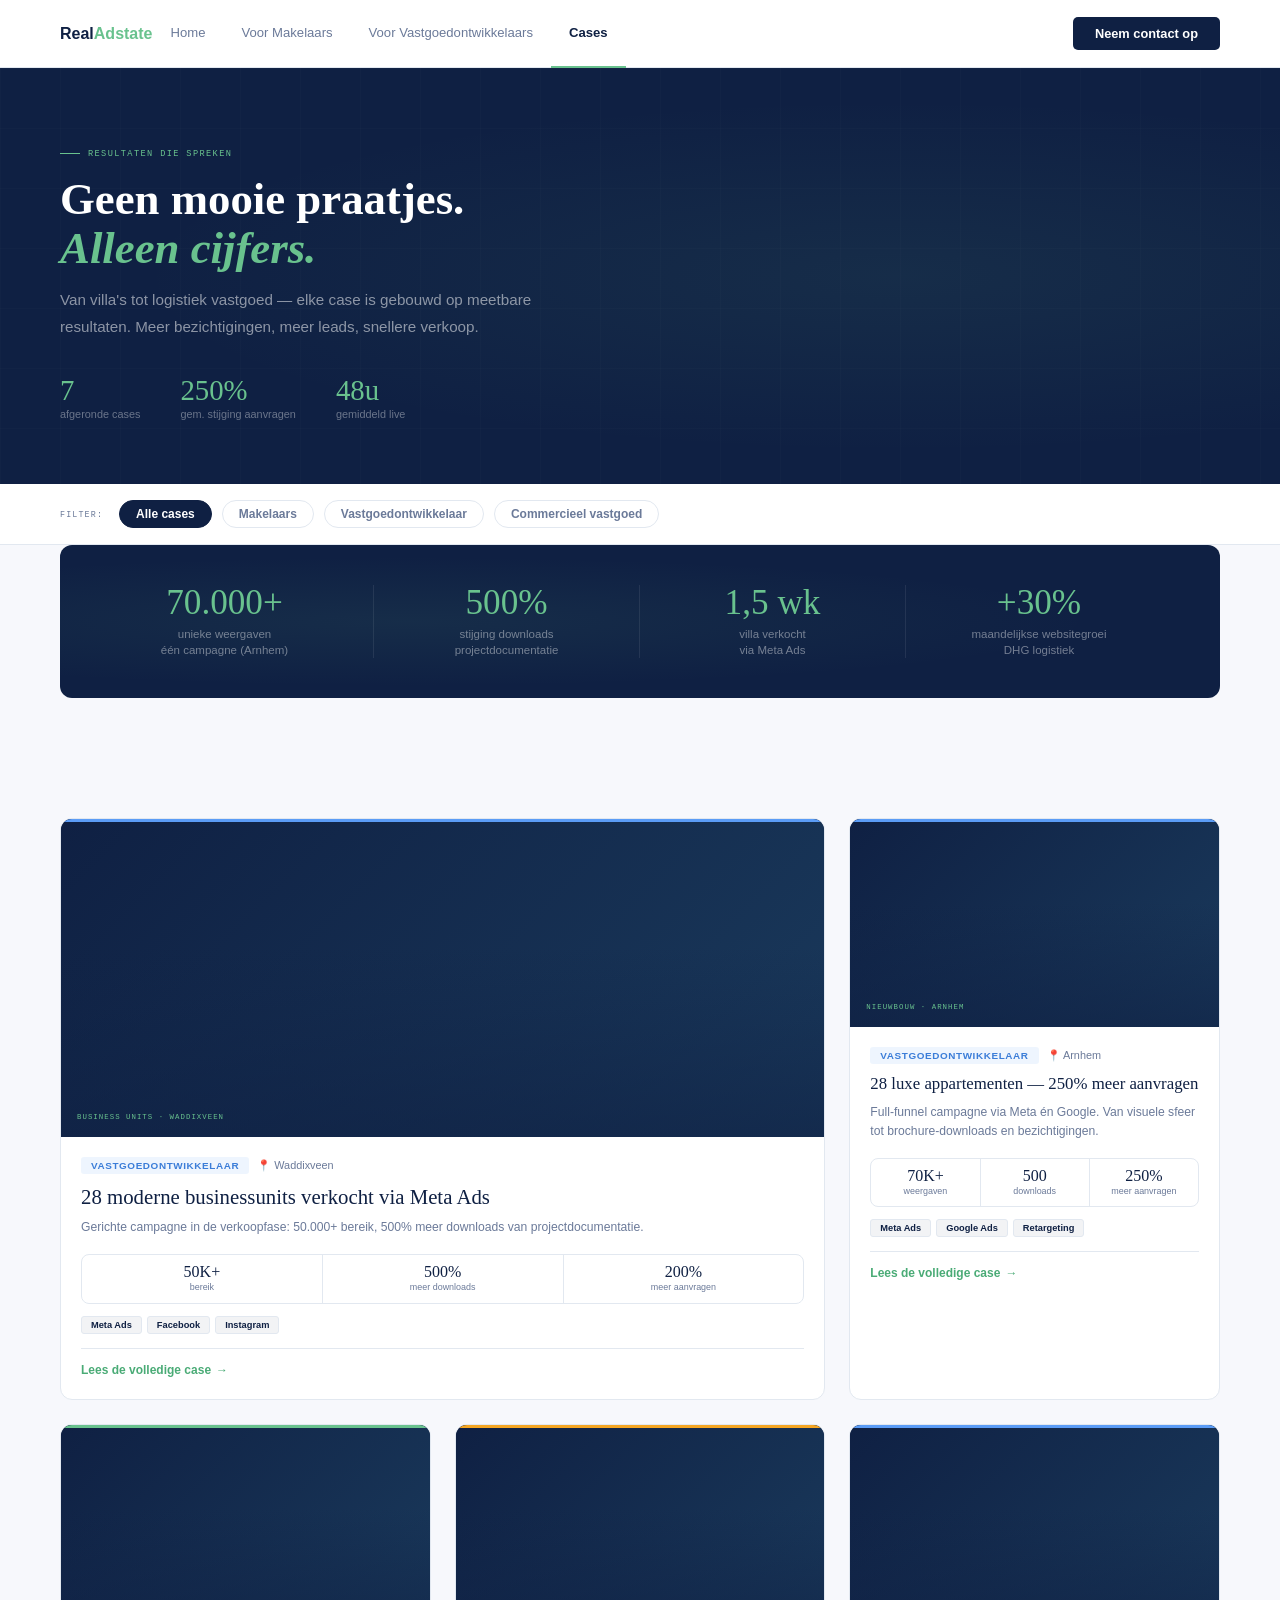
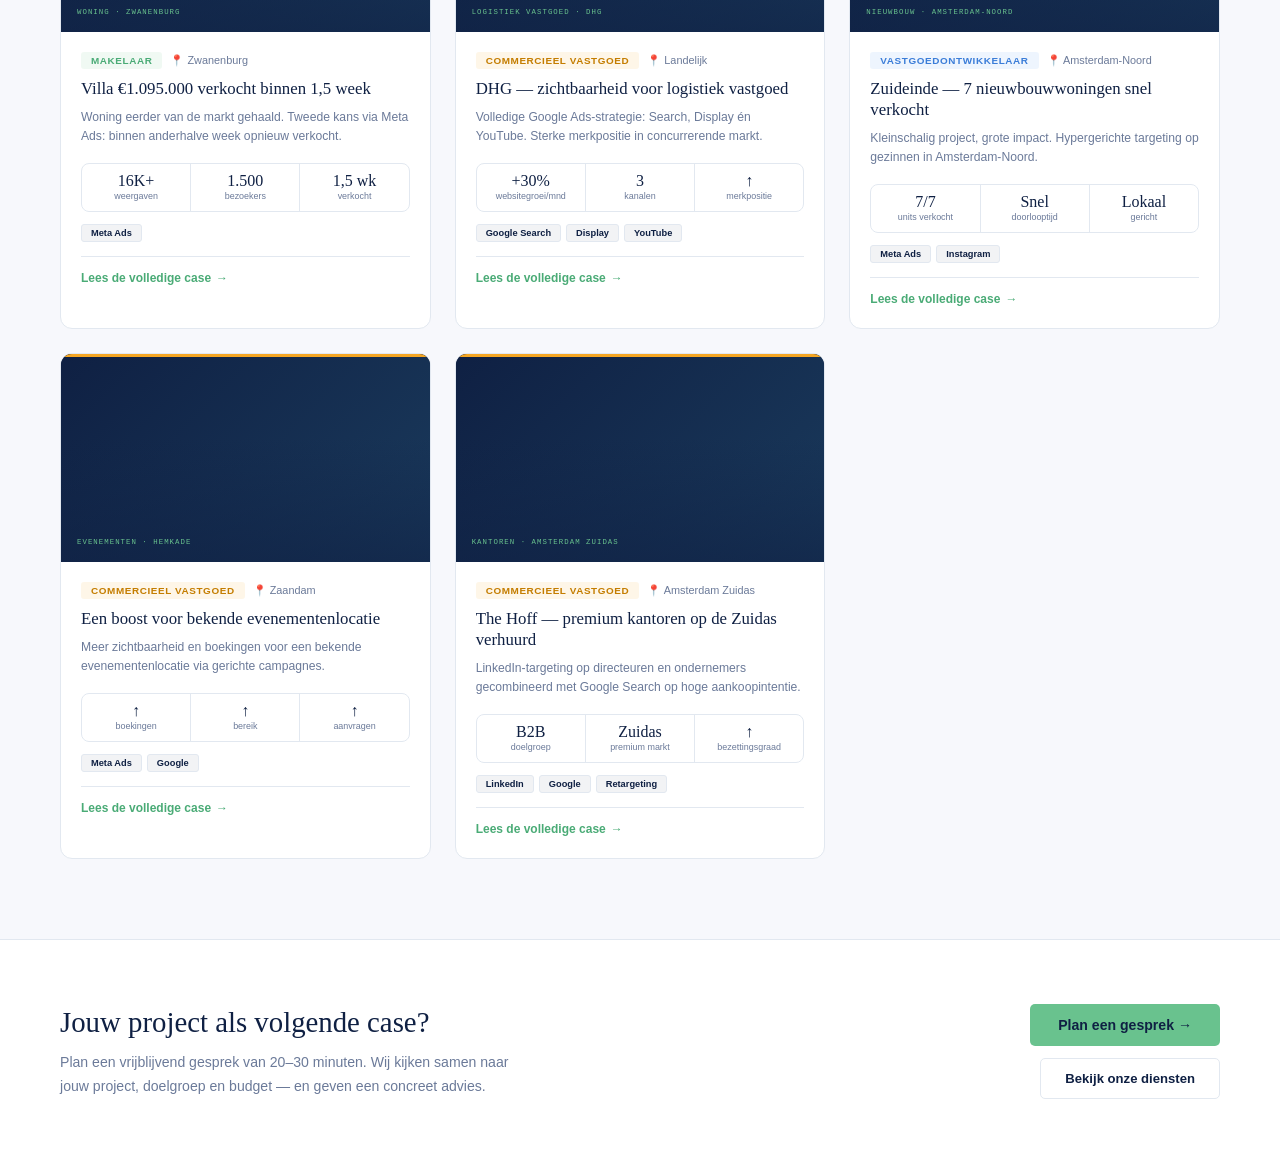
<file: realadstate-site/pages/cases.html>
<!--
╔══════════════════════════════════════════════════════════════╗
  REAL ADSTATE — WEBFLOW IMPORT: CASES
  URL: realadstate.nl/cases
╠══════════════════════════════════════════════════════════════╣
  STAPPEN:
  1. Open Webflow → jouw project → Pages → New Page
  2. Stel slug in op: /cases
  3. Open de pagina → Designer view
  4. Voeg per sectie een "HTML Embed" component toe
  5. Kopieer elke sectie uit dit bestand in het juiste embed-blok

  SECTIES IN DIT BESTAND (zie markers in de HTML):
  - Cases grid → ideaal als Webflow CMS Collection
  - Filterbar JavaScript: plak in Site Settings → Footer Code
  - Elke case-kaart → CMS item met velden: titel, categorie, locatie, stats, kanalen
  - Featured case (span 2 kolommen) → CMS conditie op "featured" veld

  GLOBAL CSS:
  Zorg dat webflow-global.css al is toegevoegd via:
  Site Settings → Custom Code → <head> sectie
╚══════════════════════════════════════════════════════════════╝
-->
<!DOCTYPE html>
<html lang="nl">
<head>
<meta charset="UTF-8">
<meta name="viewport" content="width=device-width, initial-scale=1.0">
<title>Cases — Real Adstate</title>
<!--
  WEBFLOW: Voeg webflow-global.css toe via Site Settings → Custom Code
  De <style> hieronder bevat pagina-specifieke stijlen.
  In Webflow plak je deze in: Page Settings → Custom Code → <head>
-->
<style>
:root {
  --navy:  #0F2043;
  --green: #69C28E;
  --green2:#4aab76;
  --gd:    rgba(105,194,142,0.10);
  --gb:    rgba(105,194,142,0.25);
  --bg:    #F7F8FC;
  --white: #FFFFFF;
  --text:  #1A2B47;
  --muted: #6B7A99;
  --border:#E2E8F0;
}
*,*::before,*::after{margin:0;padding:0;box-sizing:border-box;}
html{scroll-behavior:smooth;}
body{font-family:'DM Sans',sans-serif;background:var(--bg);color:var(--text);-webkit-font-smoothing:antialiased;}

/* ── NAV ── */
nav{background:var(--white);border-bottom:1px solid var(--border);position:sticky;top:0;z-index:100;padding:0 60px;display:flex;align-items:center;height:68px;}
.nav-logo{height:22px;margin-right:48px;}
.nav-links{display:flex;}
.nav-link{padding:0 18px;height:68px;display:flex;align-items:center;font-size:0.82rem;font-weight:500;color:var(--muted);text-decoration:none;border-bottom:2px solid transparent;transition:all .18s;white-space:nowrap;}
.nav-link:hover{color:var(--navy);}
.nav-link.active{color:var(--navy);border-bottom-color:var(--green);font-weight:600;}
.nav-cta{margin-left:auto;background:var(--navy);color:var(--white);padding:9px 22px;border-radius:5px;font-size:0.8rem;font-weight:700;text-decoration:none;}

/* ── HERO ── */
.hero{background:var(--navy);padding:72px 60px 64px;position:relative;overflow:hidden;}
.hero::before{content:'';position:absolute;inset:0;background:radial-gradient(ellipse at 70% 50%, rgba(105,194,142,0.08) 0%, transparent 60%);}
.hero::after{content:'';position:absolute;inset:0;background-image:linear-gradient(rgba(255,255,255,0.013) 1px,transparent 1px),linear-gradient(90deg,rgba(255,255,255,0.013) 1px,transparent 1px);background-size:60px 60px;pointer-events:none;}
.hero-inner{position:relative;z-index:2;max-width:640px;}
.mono-tag{display:inline-flex;align-items:center;gap:8px;font-family:'Space Mono',monospace;font-size:0.54rem;letter-spacing:0.16em;text-transform:uppercase;color:var(--green);margin-bottom:16px;}
.mono-tag::before{content:'';width:20px;height:1px;background:var(--green);}
h1{font-family:'DM Serif Display',serif;font-size:2.8rem;color:#fff;line-height:1.1;margin-bottom:14px;}
h1 em{font-style:italic;color:var(--green);}
.hero-sub{font-size:0.95rem;color:rgba(255,255,255,0.52);line-height:1.75;max-width:520px;margin-bottom:36px;}
.hero-stats{display:flex;gap:40px;}
.hs-item{}
.hs-val{font-family:'DM Serif Display',serif;font-size:1.8rem;color:var(--green);line-height:1;}
.hs-lbl{font-size:0.68rem;color:rgba(255,255,255,0.38);margin-top:3px;}

/* ── FILTER BAR ── */
.filter-bar{background:var(--white);border-bottom:1px solid var(--border);padding:16px 60px;display:flex;align-items:center;gap:10px;flex-wrap:wrap;}
.filter-label{font-family:'Space Mono',monospace;font-size:0.52rem;letter-spacing:0.14em;text-transform:uppercase;color:var(--muted);margin-right:6px;}
.filter-btn{font-size:0.75rem;font-weight:600;padding:6px 16px;border-radius:20px;border:1.5px solid var(--border);background:transparent;color:var(--muted);cursor:pointer;transition:all .18s;font-family:inherit;}
.filter-btn:hover{border-color:var(--navy);color:var(--navy);}
.filter-btn.active{background:var(--navy);color:#fff;border-color:var(--navy);}

/* ── CASES GRID ── */
.cases-section{padding:60px 60px 80px;}
.cases-grid{display:grid;grid-template-columns:repeat(3,1fr);gap:24px;}

/* Case card */
.case-card{background:var(--white);border:1.5px solid var(--border);border-radius:12px;overflow:hidden;transition:all .22s;text-decoration:none;display:block;}
.case-card:hover{box-shadow:0 12px 40px rgba(15,32,67,0.10);transform:translateY(-4px);border-color:var(--green);}
.case-card-img{aspect-ratio:16/9;background:var(--navy);position:relative;overflow:hidden;}
.case-card-img img{width:100%;height:100%;object-fit:cover;display:block;transition:transform .4s;}
.case-card:hover .case-card-img img{transform:scale(1.04);}
.case-card-img-placeholder{width:100%;height:100%;display:flex;align-items:flex-end;padding:16px;background:linear-gradient(135deg,var(--navy) 0%,#1a3a5c 100%);position:relative;}
.case-card-img-placeholder::after{content:'';position:absolute;inset:0;background:linear-gradient(0deg,rgba(15,32,67,0.6) 0%,transparent 60%);}
.cip-tag{position:relative;z-index:2;font-family:'Space Mono',monospace;font-size:0.46rem;letter-spacing:0.14em;text-transform:uppercase;color:var(--green);}
/* Category color accent */
.case-card-img::before{content:'';position:absolute;top:0;left:0;right:0;height:3px;z-index:3;}
.cat-makelaars .case-card-img::before{background:var(--green);}
.cat-ontwikkelaar .case-card-img::before{background:#5b9cf6;}
.cat-commercial .case-card-img::before{background:var(--amber, #F5A623);}

.case-card-body{padding:20px 20px 22px;}
.case-meta{display:flex;align-items:center;gap:8px;margin-bottom:10px;flex-wrap:wrap;}
.case-cat{font-size:0.62rem;font-weight:700;padding:3px 10px;border-radius:3px;text-transform:uppercase;letter-spacing:0.06em;}
.cat-makelaars .case-cat{background:var(--gd);color:var(--green2);}
.cat-ontwikkelaar .case-cat{background:rgba(91,156,246,0.1);color:#3b7dd8;}
.cat-commercial .case-cat{background:rgba(245,166,35,0.1);color:#c47d00;}
.case-location{font-size:0.68rem;color:var(--muted);}
.case-title{font-family:'DM Serif Display',serif;font-size:1.05rem;color:var(--navy);line-height:1.25;margin-bottom:8px;}
.case-tagline{font-size:0.76rem;color:var(--muted);line-height:1.6;margin-bottom:16px;}
.case-stats-row{display:flex;gap:0;border:1px solid var(--border);border-radius:8px;overflow:hidden;}
.csr-item{flex:1;padding:9px 10px;border-right:1px solid var(--border);text-align:center;}
.csr-item:last-child{border-right:none;}
.csr-val{font-family:'DM Serif Display',serif;font-size:1rem;color:var(--navy);line-height:1;}
.csr-lbl{font-size:0.56rem;color:var(--muted);margin-top:2px;line-height:1.3;}
.case-channels{display:flex;gap:5px;flex-wrap:wrap;margin-top:12px;}
.cch{font-size:0.58rem;font-weight:600;background:rgba(15,32,67,0.05);border:1px solid var(--border);color:var(--navy);padding:3px 9px;border-radius:3px;}
.case-read-more{display:flex;align-items:center;gap:5px;font-size:0.75rem;font-weight:700;color:var(--green2);margin-top:14px;padding-top:14px;border-top:1px solid var(--border);}
.case-read-more::after{content:'→';}

/* Featured case — spans 2 columns */
.case-card.featured{grid-column:span 2;}
.case-card.featured .case-card-img{aspect-ratio:2.4/1;}
.case-card.featured .case-title{font-size:1.3rem;}

/* ── CIJFERS BANNER ── */
.cijfers-banner{background:var(--navy);margin:0 60px 60px;border-radius:12px;padding:40px 48px;display:grid;grid-template-columns:repeat(4,1fr);gap:0;position:relative;overflow:hidden;}
.cijfers-banner::before{content:'';position:absolute;inset:0;background:radial-gradient(ellipse at 30% 50%, rgba(105,194,142,0.08) 0%, transparent 60%);}
.cb-item{position:relative;z-index:2;padding:0 32px;border-right:1px solid rgba(255,255,255,0.08);text-align:center;}
.cb-item:first-child{padding-left:0;}
.cb-item:last-child{border-right:none;}
.cb-val{font-family:'DM Serif Display',serif;font-size:2.2rem;color:var(--green);line-height:1;margin-bottom:6px;}
.cb-lbl{font-size:0.72rem;color:rgba(255,255,255,0.42);line-height:1.4;}

/* ── CTA ── */
.cta-section{background:var(--white);border-top:1px solid var(--border);padding:64px 60px;display:grid;grid-template-columns:1fr auto;gap:60px;align-items:center;}
.cta-title{font-family:'DM Serif Display',serif;font-size:1.8rem;color:var(--navy);line-height:1.15;margin-bottom:10px;}
.cta-sub{font-size:0.88rem;color:var(--muted);line-height:1.7;max-width:480px;}
.cta-buttons{display:flex;gap:12px;flex-direction:column;align-items:flex-end;}
.btn-primary{background:var(--green);color:var(--navy);padding:13px 28px;border-radius:5px;font-size:0.88rem;font-weight:800;text-decoration:none;white-space:nowrap;}
.btn-secondary{border:1.5px solid var(--border);color:var(--navy);padding:12px 24px;border-radius:5px;font-size:0.82rem;font-weight:600;text-decoration:none;white-space:nowrap;}
</style>
</head>
<body>
<!-- NAV -->
<nav>
  <img class="nav-logo" src="https://realadstate.nl/wp-content/uploads/2025/09/RealAdState_Logo_horizontaal_fullcolor.svg"
    onerror="this.outerHTML='<span style=&quot;font-weight:800;font-size:1rem;color:var(--navy);&quot;>Real<span style=&quot;color:var(--green);&quot;>Adstate</span></span>'" alt="Real Adstate">
  <div class="nav-links">
    <a class="nav-link" href="#">Home</a>
    <a class="nav-link" href="#">Voor Makelaars</a>
    <a class="nav-link" href="#">Voor Vastgoedontwikkelaars</a>
    <a class="nav-link active" href="#">Cases</a>
  </div>
  <a class="nav-cta" href="#">Neem contact op</a>
</nav>

<!-- HERO -->
<section class="hero">
  <div class="hero-inner">
    <div class="mono-tag">Resultaten die spreken</div>
    <h1>Geen mooie praatjes.<br><em>Alleen cijfers.</em></h1>
    <p class="hero-sub">Van villa's tot logistiek vastgoed — elke case is gebouwd op meetbare resultaten. Meer bezichtigingen, meer leads, snellere verkoop.</p>
    <div class="hero-stats">
      <div class="hs-item">
        <div class="hs-val">7</div>
        <div class="hs-lbl">afgeronde cases</div>
      </div>
      <div class="hs-item">
        <div class="hs-val">250%</div>
        <div class="hs-lbl">gem. stijging aanvragen</div>
      </div>
      <div class="hs-item">
        <div class="hs-val">48u</div>
        <div class="hs-lbl">gemiddeld live</div>
      </div>
    </div>
  </div>
</section>

<!-- FILTER BAR -->
<div class="filter-bar">
  <span class="filter-label">Filter:</span>
  <button class="filter-btn active" onclick="filterCases('all', this)">Alle cases</button>
  <button class="filter-btn" onclick="filterCases('makelaars', this)">Makelaars</button>
  <button class="filter-btn" onclick="filterCases('ontwikkelaar', this)">Vastgoedontwikkelaar</button>
  <button class="filter-btn" onclick="filterCases('commercial', this)">Commercieel vastgoed</button>
</div>

<!-- CIJFERS -->
<div class="cijfers-banner">
  <div class="cb-item">
    <div class="cb-val">70.000+</div>
    <div class="cb-lbl">unieke weergaven<br>één campagne (Arnhem)</div>
  </div>
  <div class="cb-item">
    <div class="cb-val">500%</div>
    <div class="cb-lbl">stijging downloads<br>projectdocumentatie</div>
  </div>
  <div class="cb-item">
    <div class="cb-val">1,5 wk</div>
    <div class="cb-lbl">villa verkocht<br>via Meta Ads</div>
  </div>
  <div class="cb-item">
    <div class="cb-val">+30%</div>
    <div class="cb-lbl">maandelijkse websitegroei<br>DHG logistiek</div>
  </div>
</div>

<!-- CASES GRID -->
<section class="cases-section">
  <div class="cases-grid" id="casesGrid">

    <!--
    ════════════════════════════════════════════════════════
    CASE KAART — kopieer dit blok voor elke nieuwe case
    Vul in:  data-cat="makelaars" | "ontwikkelaar" | "commercial"
    ════════════════════════════════════════════════════════
    -->

    <!-- CASE 1 — Waddixveen (featured) -->
    <a class="case-card featured cat-ontwikkelaar" href="case-template.html" data-cat="ontwikkelaar">
      <div class="case-card-img">
        <img src="https://realadstate.nl/wp-content/uploads/2025/11/Kopie-van-Kopie-van-Zonder-titel.png"
             alt="Business units Waddixveen"
             onerror="this.parentElement.innerHTML='<div class=\'case-card-img-placeholder\'><span class=\'cip-tag\'>Business units · Waddixveen</span></div>'">
      </div>
      <div class="case-card-body">
        <div class="case-meta">
          <span class="case-cat">Vastgoedontwikkelaar</span>
          <span class="case-location">📍 Waddixveen</span>
        </div>
        <div class="case-title">28 moderne businessunits verkocht via Meta Ads</div>
        <div class="case-tagline">Gerichte campagne in de verkoopfase: 50.000+ bereik, 500% meer downloads van projectdocumentatie.</div>
        <div class="case-stats-row">
          <div class="csr-item"><div class="csr-val">50K+</div><div class="csr-lbl">bereik</div></div>
          <div class="csr-item"><div class="csr-val">500%</div><div class="csr-lbl">meer downloads</div></div>
          <div class="csr-item"><div class="csr-val">200%</div><div class="csr-lbl">meer aanvragen</div></div>
        </div>
        <div class="case-channels">
          <span class="cch">Meta Ads</span><span class="cch">Facebook</span><span class="cch">Instagram</span>
        </div>
        <div class="case-read-more">Lees de volledige case</div>
      </div>
    </a>

    <!-- CASE 2 — Arnhem nieuwbouw -->
    <a class="case-card cat-ontwikkelaar" href="#" data-cat="ontwikkelaar">
      <div class="case-card-img">
        <img src="https://realadstate.nl/wp-content/uploads/2025/10/Kopie-van-Kopie-van-Zonder-titel.png"
             alt="Nieuwbouw Arnhem"
             onerror="this.parentElement.innerHTML='<div class=\'case-card-img-placeholder\'><span class=\'cip-tag\'>Nieuwbouw · Arnhem</span></div>'">
      </div>
      <div class="case-card-body">
        <div class="case-meta">
          <span class="case-cat">Vastgoedontwikkelaar</span>
          <span class="case-location">📍 Arnhem</span>
        </div>
        <div class="case-title">28 luxe appartementen — 250% meer aanvragen</div>
        <div class="case-tagline">Full-funnel campagne via Meta én Google. Van visuele sfeer tot brochure-downloads en bezichtigingen.</div>
        <div class="case-stats-row">
          <div class="csr-item"><div class="csr-val">70K+</div><div class="csr-lbl">weergaven</div></div>
          <div class="csr-item"><div class="csr-val">500</div><div class="csr-lbl">downloads</div></div>
          <div class="csr-item"><div class="csr-val">250%</div><div class="csr-lbl">meer aanvragen</div></div>
        </div>
        <div class="case-channels">
          <span class="cch">Meta Ads</span><span class="cch">Google Ads</span><span class="cch">Retargeting</span>
        </div>
        <div class="case-read-more">Lees de volledige case</div>
      </div>
    </a>

    <!-- CASE 3 — Villa Zwanenburg -->
    <a class="case-card cat-makelaars" href="#" data-cat="makelaars">
      <div class="case-card-img">
        <img src="https://realadstate.nl/wp-content/uploads/2025/10/Kopie-van-Zonder-titel-4.png"
             alt="Villa Zwanenburg"
             onerror="this.parentElement.innerHTML='<div class=\'case-card-img-placeholder\'><span class=\'cip-tag\'>Woning · Zwanenburg</span></div>'">
      </div>
      <div class="case-card-body">
        <div class="case-meta">
          <span class="case-cat">Makelaar</span>
          <span class="case-location">📍 Zwanenburg</span>
        </div>
        <div class="case-title">Villa €1.095.000 verkocht binnen 1,5 week</div>
        <div class="case-tagline">Woning eerder van de markt gehaald. Tweede kans via Meta Ads: binnen anderhalve week opnieuw verkocht.</div>
        <div class="case-stats-row">
          <div class="csr-item"><div class="csr-val">16K+</div><div class="csr-lbl">weergaven</div></div>
          <div class="csr-item"><div class="csr-val">1.500</div><div class="csr-lbl">bezoekers</div></div>
          <div class="csr-item"><div class="csr-val">1,5 wk</div><div class="csr-lbl">verkocht</div></div>
        </div>
        <div class="case-channels">
          <span class="cch">Meta Ads</span>
        </div>
        <div class="case-read-more">Lees de volledige case</div>
      </div>
    </a>

    <!-- CASE 4 — DHG logistiek -->
    <a class="case-card cat-commercial" href="#" data-cat="commercial">
      <div class="case-card-img">
        <img src="https://realadstate.nl/wp-content/uploads/2025/10/Kopie-van-Kopie-van-Kopie-van-Zonder-titel.png"
             alt="DHG logistiek"
             onerror="this.parentElement.innerHTML='<div class=\'case-card-img-placeholder\'><span class=\'cip-tag\'>Logistiek vastgoed · DHG</span></div>'">
      </div>
      <div class="case-card-body">
        <div class="case-meta">
          <span class="case-cat">Commercieel vastgoed</span>
          <span class="case-location">📍 Landelijk</span>
        </div>
        <div class="case-title">DHG — zichtbaarheid voor logistiek vastgoed</div>
        <div class="case-tagline">Volledige Google Ads-strategie: Search, Display én YouTube. Sterke merkpositie in concurrerende markt.</div>
        <div class="case-stats-row">
          <div class="csr-item"><div class="csr-val">+30%</div><div class="csr-lbl">websitegroei/mnd</div></div>
          <div class="csr-item"><div class="csr-val">3</div><div class="csr-lbl">kanalen</div></div>
          <div class="csr-item"><div class="csr-val">↑</div><div class="csr-lbl">merkpositie</div></div>
        </div>
        <div class="case-channels">
          <span class="cch">Google Search</span><span class="cch">Display</span><span class="cch">YouTube</span>
        </div>
        <div class="case-read-more">Lees de volledige case</div>
      </div>
    </a>

    <!-- CASE 5 — Zuideinde Amsterdam-Noord -->
    <a class="case-card cat-ontwikkelaar" href="#" data-cat="ontwikkelaar">
      <div class="case-card-img">
        <img src="https://realadstate.nl/wp-content/uploads/2025/10/Kopie-van-Kopie-van-Zonder-titel-1.png"
             alt="Zuideinde Amsterdam-Noord"
             onerror="this.parentElement.innerHTML='<div class=\'case-card-img-placeholder\'><span class=\'cip-tag\'>Nieuwbouw · Amsterdam-Noord</span></div>'">
      </div>
      <div class="case-card-body">
        <div class="case-meta">
          <span class="case-cat">Vastgoedontwikkelaar</span>
          <span class="case-location">📍 Amsterdam-Noord</span>
        </div>
        <div class="case-title">Zuideinde — 7 nieuwbouwwoningen snel verkocht</div>
        <div class="case-tagline">Kleinschalig project, grote impact. Hypergerichte targeting op gezinnen in Amsterdam-Noord.</div>
        <div class="case-stats-row">
          <div class="csr-item"><div class="csr-val">7/7</div><div class="csr-lbl">units verkocht</div></div>
          <div class="csr-item"><div class="csr-val">Snel</div><div class="csr-lbl">doorlooptijd</div></div>
          <div class="csr-item"><div class="csr-val">Lokaal</div><div class="csr-lbl">gericht</div></div>
        </div>
        <div class="case-channels">
          <span class="cch">Meta Ads</span><span class="cch">Instagram</span>
        </div>
        <div class="case-read-more">Lees de volledige case</div>
      </div>
    </a>

    <!-- CASE 6 — Hemkade evenementenlocatie -->
    <a class="case-card cat-commercial" href="#" data-cat="commercial">
      <div class="case-card-img">
        <img src="https://realadstate.nl/wp-content/uploads/2025/10/Kopie-van-Kopie-van-Zonder-titel-2.png"
             alt="Hemkade evenementenlocatie"
             onerror="this.parentElement.innerHTML='<div class=\'case-card-img-placeholder\'><span class=\'cip-tag\'>Evenementen · Hemkade</span></div>'">
      </div>
      <div class="case-card-body">
        <div class="case-meta">
          <span class="case-cat">Commercieel vastgoed</span>
          <span class="case-location">📍 Zaandam</span>
        </div>
        <div class="case-title">Een boost voor bekende evenementenlocatie</div>
        <div class="case-tagline">Meer zichtbaarheid en boekingen voor een bekende evenementenlocatie via gerichte campagnes.</div>
        <div class="case-stats-row">
          <div class="csr-item"><div class="csr-val">↑</div><div class="csr-lbl">boekingen</div></div>
          <div class="csr-item"><div class="csr-val">↑</div><div class="csr-lbl">bereik</div></div>
          <div class="csr-item"><div class="csr-val">↑</div><div class="csr-lbl">aanvragen</div></div>
        </div>
        <div class="case-channels">
          <span class="cch">Meta Ads</span><span class="cch">Google</span>
        </div>
        <div class="case-read-more">Lees de volledige case</div>
      </div>
    </a>

    <!-- CASE 7 — The Hoff Zuidas -->
    <a class="case-card cat-commercial" href="#" data-cat="commercial">
      <div class="case-card-img">
        <img src="https://realadstate.nl/wp-content/uploads/2025/10/Ontwerp-zonder-titel-9.png"
             alt="The Hoff Zuidas"
             onerror="this.parentElement.innerHTML='<div class=\'case-card-img-placeholder\'><span class=\'cip-tag\'>Kantoren · Amsterdam Zuidas</span></div>'">
      </div>
      <div class="case-card-body">
        <div class="case-meta">
          <span class="case-cat">Commercieel vastgoed</span>
          <span class="case-location">📍 Amsterdam Zuidas</span>
        </div>
        <div class="case-title">The Hoff — premium kantoren op de Zuidas verhuurd</div>
        <div class="case-tagline">LinkedIn-targeting op directeuren en ondernemers gecombineerd met Google Search op hoge aankoopintentie.</div>
        <div class="case-stats-row">
          <div class="csr-item"><div class="csr-val">B2B</div><div class="csr-lbl">doelgroep</div></div>
          <div class="csr-item"><div class="csr-val">Zuidas</div><div class="csr-lbl">premium markt</div></div>
          <div class="csr-item"><div class="csr-val">↑</div><div class="csr-lbl">bezettingsgraad</div></div>
        </div>
        <div class="case-channels">
          <span class="cch">LinkedIn</span><span class="cch">Google</span><span class="cch">Retargeting</span>
        </div>
        <div class="case-read-more">Lees de volledige case</div>
      </div>
    </a>

  </div><!-- /cases-grid -->
</section>

<!-- CTA -->
<div class="cta-section">
  <div>
    <div class="case-title" style="font-family:'DM Serif Display',serif;font-size:1.8rem;color:var(--navy);margin-bottom:10px;">Jouw project als volgende case?</div>
    <p class="cta-sub" style="font-size:0.88rem;color:var(--muted);line-height:1.7;max-width:480px;">Plan een vrijblijvend gesprek van 20–30 minuten. Wij kijken samen naar jouw project, doelgroep en budget — en geven een concreet advies.</p>
  </div>
  <div class="cta-buttons">
    <a href="#" class="btn-primary">Plan een gesprek →</a>
    <a href="#" class="btn-secondary">Bekijk onze diensten</a>
  </div>
</div>

<script>
function filterCases(cat, btn) {
  // Update active button
  document.querySelectorAll('.filter-btn').forEach(b => b.classList.remove('active'));
  btn.classList.add('active');

  // Show/hide cards
  document.querySelectorAll('.case-card').forEach(card => {
    if (cat === 'all' || card.dataset.cat === cat) {
      card.style.display = 'block';
    } else {
      card.style.display = 'none';
    }
  });
}
</script>
</body>
</html>
</file>
